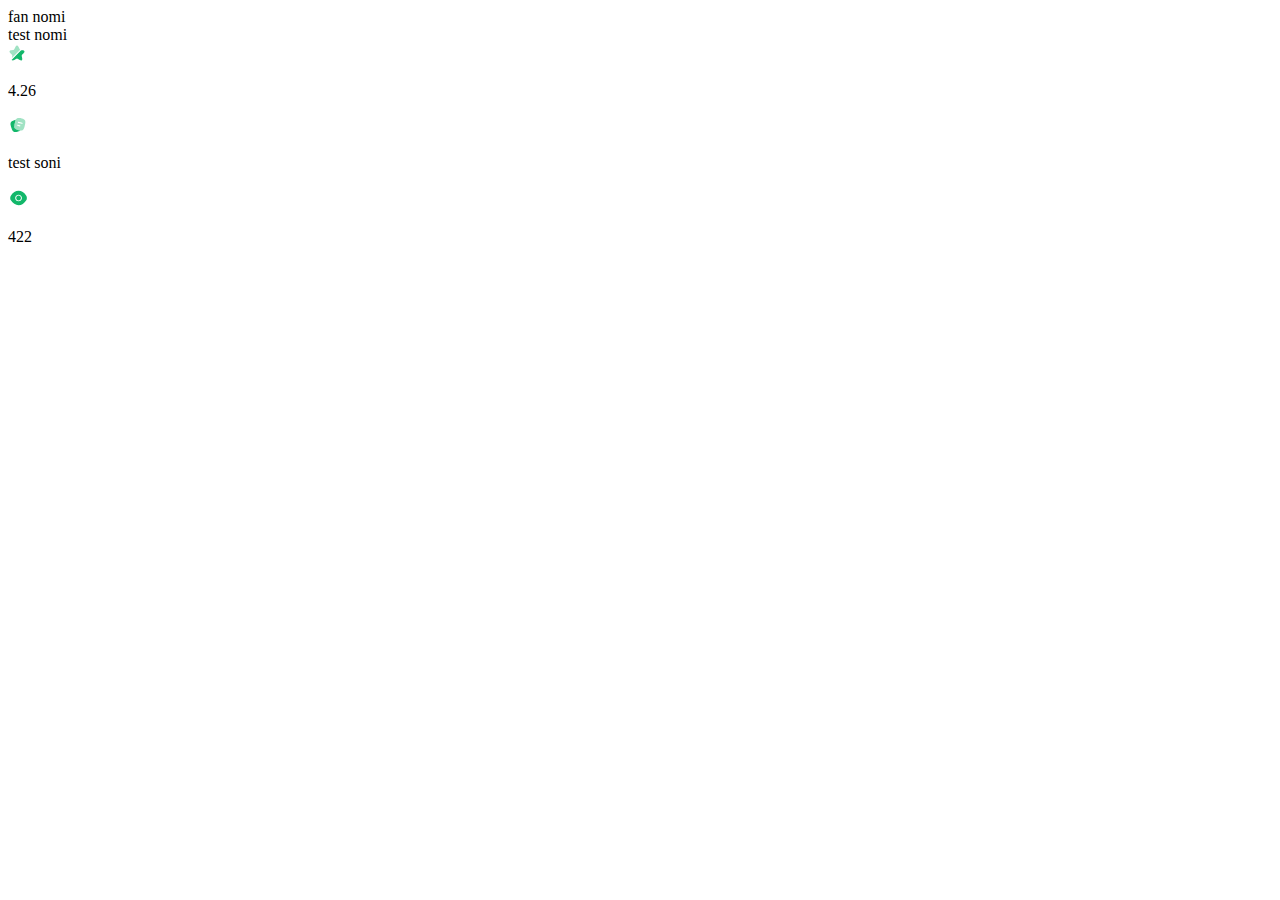
<file: experemental/footer.html>
<!DOCTYPE html>
<html lang="en">
<head>
  <meta charset="UTF-8">
  <meta name="viewport" content="width=device-width, initial-scale=1.0">
  <title>Document</title>
</head>
<body>
    <div class="quiz-layout">
      <div>
        <div class="quiz-info-card">
          <div class="quiz-subject">fan nomi</div>
          <div class="quiz-info-title">test nomi</div>
          <div class="quiz-info-footer">
            <div class="quiz-info-stat">
              <img
              class="quiz-info-icon"
              src="../images/icons/staricon.svg"
              alt="Reyting"
              />
              <p class="quiz-info-text test-reviews">4.26</p>
            </div>
            <div class="quiz-info-stat">
              <img
              class="quiz-info-icon"
              src="../images/icons/quantityicon.svg"
              alt="Test soni"
              />
              <p class="quiz-info-text test-amount">test soni</p>
            </div>
            <div class="quiz-info-stat">
              <img
              class="quiz-info-icon"
              src="../images/icons/viewsicon.svg"
              alt="Ko‘rilgan"
              />
              <p class="quiz-info-text test-views">422</p>
            </div>
          </div>
        </div>
</body>
</html>
</file>
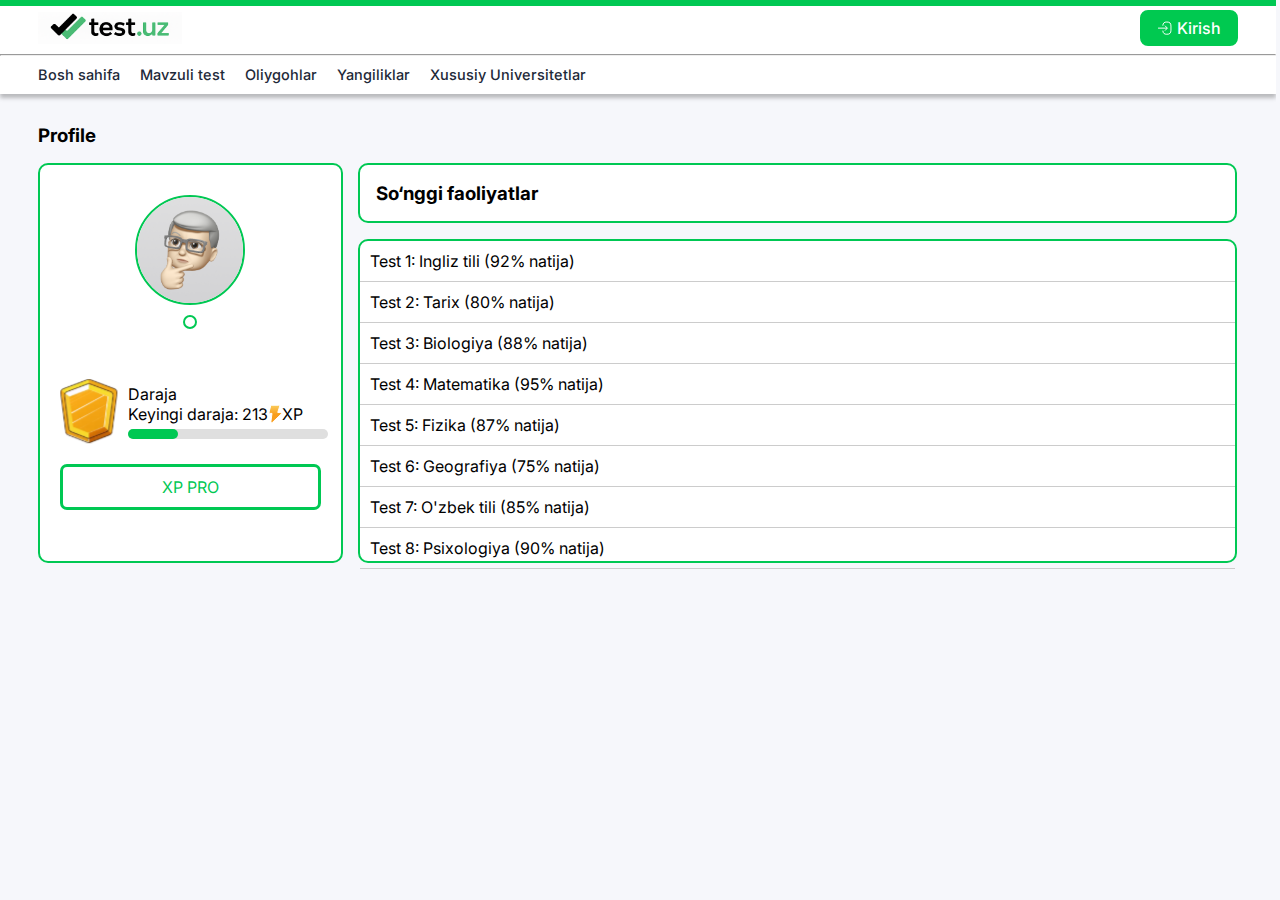
<file: html/profile.html>
<!DOCTYPE html>
<html lang="en">
<head>
    <meta charset="UTF-8" />
    <meta name="robots" content="index, follow" />
    <title>📚 test.uz – Profil</title>
    <link rel="site icon" type="png" href="../images/icons/logoiconsite.svg" />
    <link
    href="https://fonts.googleapis.com/css2?family=Inter:wght@100;200;400;500;600;800;900&display=swap"
    rel="stylesheet"
    />
    <link
    rel="stylesheet"
    href="https://cdn.jsdelivr.net/npm/bootstrap-icons@1.10.5/font/bootstrap-icons.css"
    />
    <link rel="stylesheet" href="../css/main.css" />
    <link rel="stylesheet" href="../css/profile.css" />
</head>
<body>
    <div id="progress-bg"></div>
    <div id="progress-bar"></div>
    <!-- LOADING BAR -->
    
    <header class="header">
        <div class="container-header">
            <div class="header-wrapper">
                <div class="header-top-wrap">
                    <a href="../index.html" class="logo-wrapper"
                    ><img class="logo" src="../images/image/logotestuz.png" alt=""
                    /></a>
                    <div class="login-wrap"></div>
                </div>
            </div>
        </div>
        <hr class="header-line-hr" />
        <div class="container-header">
            <div class="header-bottom-wrap">
                <ul class="nav-list">
                    <li class="nav-item">
                        <a href="../index.html" class="nav-link index-navlink">Bosh sahifa</a>
                    </li>
                    <li class="nav-item">
                        <a href="../html/themetest.html" class="nav-link theme-navlink">Mavzuli test</a>
                    </li>
                    <li class="nav-item">
                        <a href="./oligoh.html" class="nav-link">Oliygohlar</a>
                    </li>
                    <li class="nav-item">
                        <a href="./yangliklar.html" class="nav-link">Yangiliklar</a>
                    </li>
                    <li class="nav-item">
                        <a href="./hususi.html" class="nav-link">Xususiy Universitetlar</a>
                    </li>
                </ul>
            </div>
        </div>
    </header>
    
    
    <div class="container">
        <div class="bck-pointer">
            <h3 class="backto-mainpage">Profile</h3>
        </div>
        <div class="profile">
            <div class="profile-wrapper">
                <div class="profile-st-wrap">
                    <div class="wrap-profile-phuser">
                        <img class="profile-photo" src="../images/image/prifilephoto.png" alt="">
                        <div id="username" class="username-div"></div>
                    </div>
                    <div class="wrap-level">
                        <img src="../images/image/Levelbadge.svg" alt="">
                        <div class="wrapleveldaraja">
                            <p class="daraja-title">Daraja</p>
                            <div class="daraja-xp-wrap">
                                <p class="daraja-desc">Keyingi daraja: 213</p>
                                <img src="../images/icons/xpicon.svg" alt="">
                                <p class="XP-blue">XP</p>
                            </div>
                            <div class="level-div">
                                <div class="levelgreenshablon"></div>
                            </div>
                        </div>
                    </div>

                    <a href="./testpro.html" class="btn-pro">XP PRO</a>
                </div>
                <div class="profile-sc-wrap">
                    <div class="user-activity">
                        <div class="div-text"><h3 class="div-txt-text">So‘nggi faoliyatlar</h3></div>
                        <div class="user-activity-ul">
                            <ul id="activityList">
                                <!-- Faoliyatlar ro‘yxati -->
                            </ul>
                        </div>
                    </div>
                </div>
            </div>
        </div>
    </div>
    
    
    <script>
        document.addEventListener("DOMContentLoaded", () => {
            const activityList = document.getElementById("activityList");
            const activities = [
            "Test 1: Ingliz tili (92% natija)",
            "Test 2: Tarix (80% natija)",
            "Test 3: Biologiya (88% natija)",
            "Test 4: Matematika (95% natija)",
            "Test 5: Fizika (87% natija)",
            "Test 6: Geografiya (75% natija)",
            "Test 7: O'zbek tili (85% natija)",
            "Test 8: Psixologiya (90% natija)"
            ];
            
            activities.forEach(activity => {
                const li = document.createElement("li");
                li.textContent = activity;
                activityList.appendChild(li);
            });
        });
        
    </script>
    
    <script src="https://cdn.jsdelivr.net/npm/bootstrap@5.3.0/dist/js/bootstrap.bundle.min.js"></script>
    <script src="../js/main.js"></script>
</body>
</html>
</file>
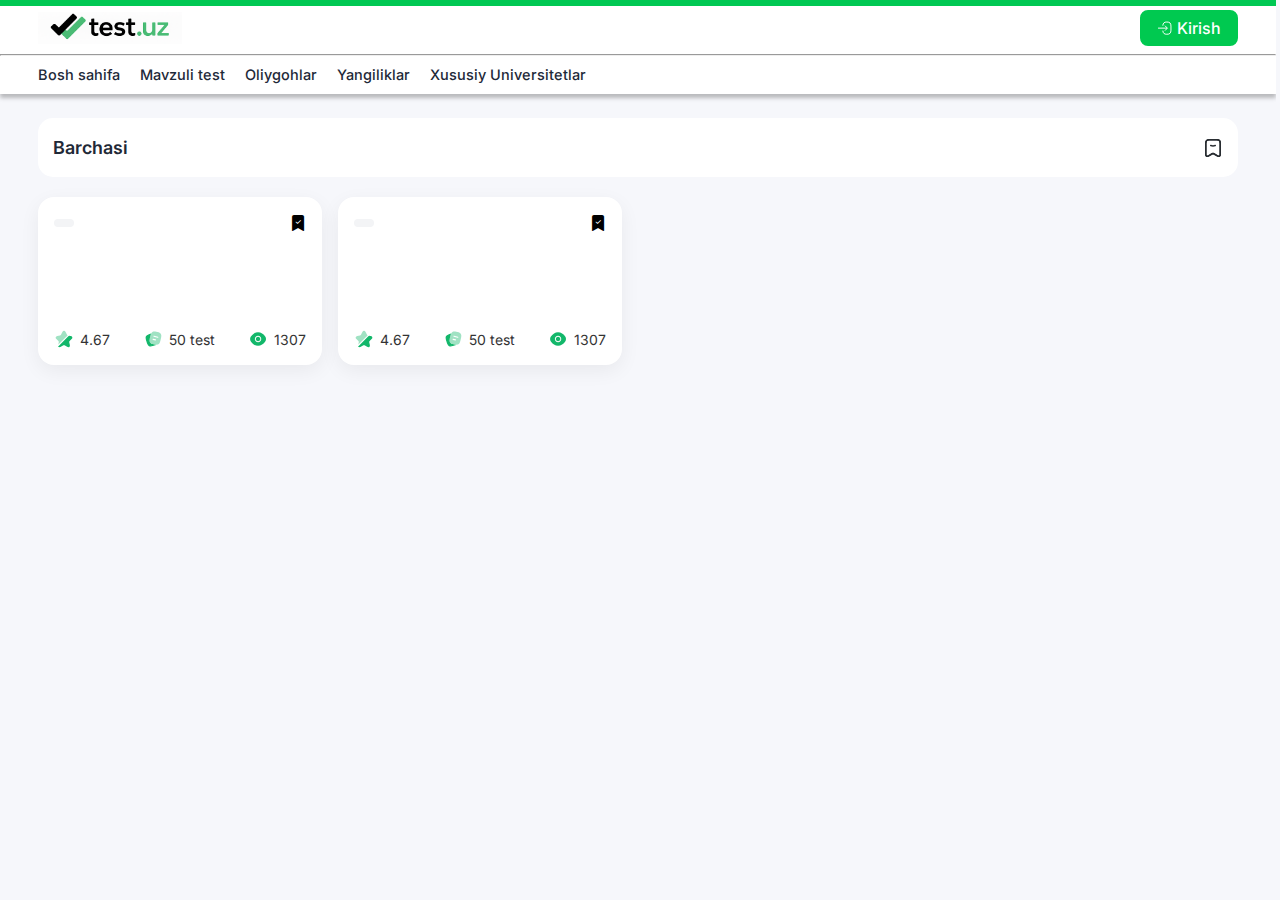
<file: html/saqlanganlar.html>
<!DOCTYPE html>
<html lang="en">
<head>
    <meta charset="UTF-8" />
    <meta name="robots" content="index, follow" />
    <title>📚 test.uz – Saqlanganlar</title>
    <link rel="site icon" type="png" href="../images/icons/logoiconsite.svg" />
    <link
    href="https://fonts.googleapis.com/css2?family=Inter:wght@100;200;400;500;600;800;900&display=swap"
    rel="stylesheet"
    />
    <link
    rel="stylesheet"
    href="https://cdn.jsdelivr.net/npm/bootstrap-icons@1.10.5/font/bootstrap-icons.css"
    />
    <link rel="stylesheet" href="../css/main.css" />
    <link rel="stylesheet" href="../css/saved.css" />
</head>
<body>
    <div id="progress-bg"></div>
    <div id="progress-bar"></div>
    <!-- LOADING BAR -->
    
    <header class="header">
        <div class="container-header">
            <div class="header-wrapper">
                <div class="header-top-wrap">
                    <a href="../index.html" class="logo-wrapper"
                    ><img class="logo" src="../images/image/logotestuz.png" alt=""
                    /></a>
                    <div class="login-wrap"></div>
                </div>
            </div>
        </div>
        <hr class="header-line-hr" />
        <div class="container-header">
            <div class="header-bottom-wrap">
                <ul class="nav-list">
                    <li class="nav-item">
                        <a href="../index.html" class="nav-link index-navlink">Bosh sahifa</a>
                    </li>
                    <li class="nav-item">
                        <a href="../html/themetest.html" class="nav-link theme-navlink">Mavzuli test</a>
                    </li>
                    <li class="nav-item">
                        <a href="./" class="nav-link">Oliygohlar</a>
                    </li>
                    <li class="nav-item">
                        <a href="./" class="nav-link">Yangiliklar</a>
                    </li>
                    <li class="nav-item">
                        <a href="./" class="nav-link">Xususiy Universitetlar</a>
                    </li>
                </ul>
            </div>
        </div>
    </header>
    
    
    <div class="container">
        <div class="content-header-ss">
            <h1 class="content-title-ss">Barchasi</h1>
            <img src="../images/icons/bookmark.svg"/>
        </div>
    </div>
    
    <div class="container">
        <div class="wrappercards">
            <!-- test cards -->
            <div class="test-card-wrapper">
                <!-- cards s -->
                <div class="test-card">
                    <div class="test-card-top-wrapper">
                        <div class="test-card-top">
                            <div class="test-card-subject"></div>
                           <i class="bi bi-bookmark-check-fill"></i>
                        </div>
                        <div class="test-card-title"></div>
                    </div>
                    
                    <div class="test-card-footer">
                        <div class="test-card-stat">
                            <img src="../images/icons/staricon.svg" alt="Reyting" class="test-icon">
                            <span>4.67</span>
                        </div>
                        <div class="test-card-stat">
                            <img src="../images/icons/quantityicon.svg" alt="Test soni" class="test-icon">
                            <span>50 test</span>
                        </div>
                        <div class="test-card-stat">
                            <img src="../images/icons/viewsicon.svg" alt="Ko‘rilgan" class="test-icon">
                            <span>1307</span>
                        </div>
                    </div>
                </div>
                <div class="test-card">
                    <div class="test-card-top-wrapper">
                        <div class="test-card-top">
                            <div class="test-card-subject"></div>
                            <i class="bi bi-bookmark-check-fill"></i>
                        </div>
                        <div class="test-card-title"></div>
                    </div>
                    
                    <div class="test-card-footer">
                        <div class="test-card-stat">
                            <img src="../images/icons/staricon.svg" alt="Reyting" class="test-icon">
                            <span>4.67</span>
                        </div>
                        <div class="test-card-stat">
                            <img src="../images/icons/quantityicon.svg" alt="Test soni" class="test-icon">
                            <span>50 test</span>
                        </div>
                        <div class="test-card-stat">
                            <img src="../images/icons/viewsicon.svg" alt="Ko‘rilgan" class="test-icon">
                            <span>1307</span>
                        </div>
                    </div>
                </div>
                <!-- cards f -->
            </div>
            
        </div>
    </div>
    
    
    <script src="https://cdn.jsdelivr.net/npm/bootstrap@5.3.0/dist/js/bootstrap.bundle.min.js"></script>
    <script src="../js/main.js"></script>
</body>
</html>
</file>
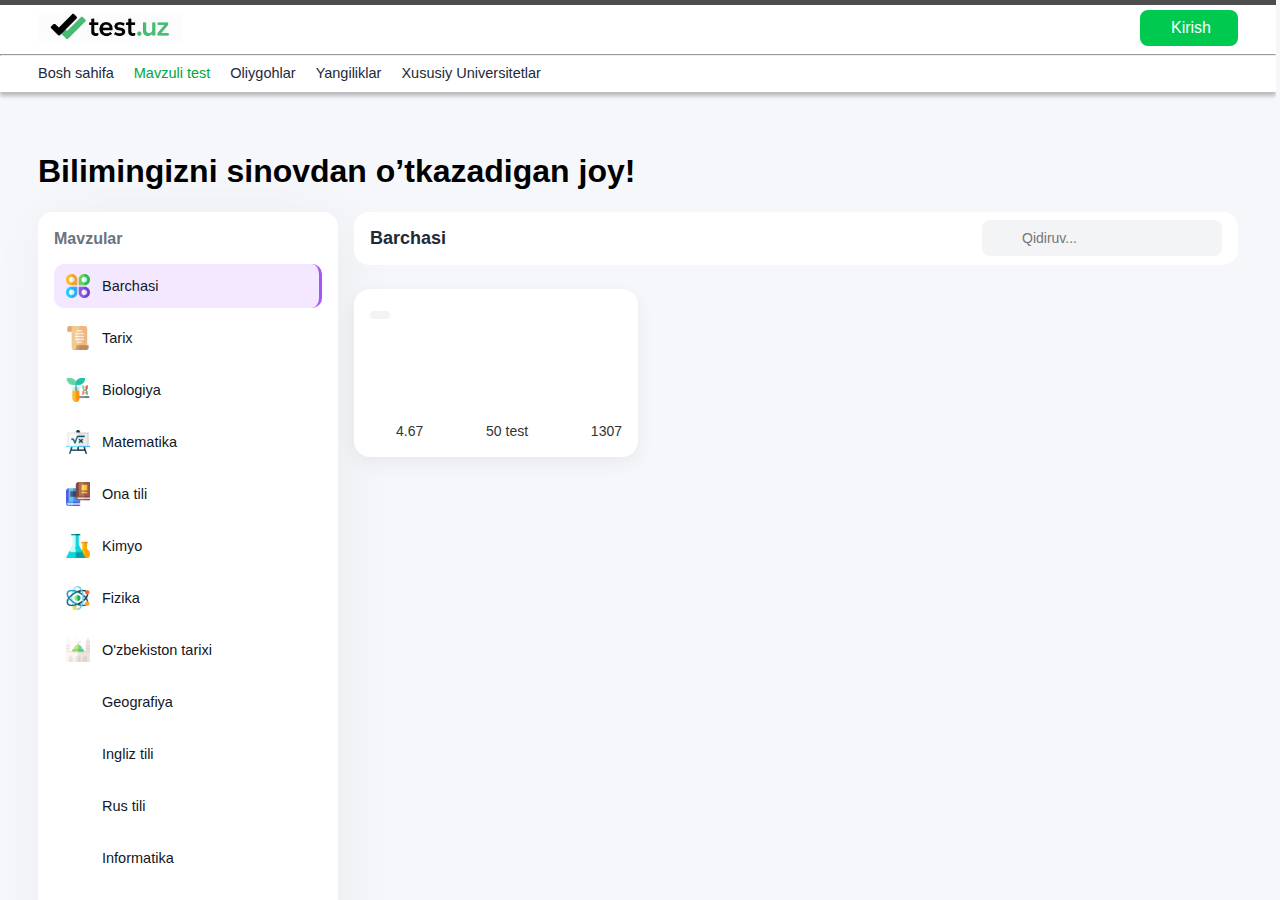
<file: html/test.html>
<!DOCTYPE html>
<html lang="en">
<head>
  <meta charset="UTF-8" />
  <meta name="viewport" content="width=device-width, initial-scale=1.0" />
  <title>📚 Mavzuli testlar</title>
  <link rel="site icon" type="png" href="../images/icons/logoiconsite.svg" />
  <link
  href="https://fonts.googleapis.com/css2?family=Inter:wght@100;200;400;500;600;800;900&display=swap"
  rel="stylesheet"
  />
  <link
  rel="stylesheet"
  href="https://cdn.jsdelivr.net/npm/bootstrap-icons@1.10.5/font/bootstrap-icons.css"
  />
  <link rel="stylesheet" href="../css/main.css" />
  <link rel="stylesheet" href="../css/test.css" />
</head>
<body>
  <div id="progress-bg"></div>
  <div id="progress-bar"></div>
  <!-- LOADING BAR -->
  
  <header class="header">
    <div class="container-header">
      <div class="header-wrapper">  
        <div class="header-top-wrap">
          <a href="../index.html" class="logo-wrapper"
          ><img class="logo" src="../images/image/logotestuz.png" alt=""
          /></a>
          <div class="login-wrap"></div>
        </div>
      </div>
    </div>
    <hr class="header-line-hr" />
    <div class="container-header">
      <div class="header-bottom-wrap">
        <ul class="nav-list">
          <li class="nav-item">
            <a href="../index.html" class="nav-link index-navlink">Bosh sahifa</a>
          </li>
          <li class="nav-item">
            <a href="../html/themetest.html" class="nav-link theme-navlink">Mavzuli test</a>
          </li>
          <li class="nav-item">
            <a href="./" class="nav-link">Oliygohlar</a>
          </li>
          <li class="nav-item">
            <a href="./" class="nav-link">Yangiliklar</a>
          </li>
          <li class="nav-item">
            <a href="./" class="nav-link">Xususiy Universitetlar</a>
          </li>
        </ul>
      </div>
    </div>
  </header>
  
  <div class="container">
    <div class="backto-mainpage-wrapper">
      <div class="bck-pointer">
        <img
        class="backto-mainpage-icon"
        src="../images/icons/backicon.svg"
        alt=""
        />
        <h3 class="backto-mainpage-p">Orqaga qaytish</h3>
      </div>
    </div>
    
    <div class="quiz-layout">
      <div>
        <div class="quiz-info-card">
          <div class="quiz-subject"></div>
          <div class="quiz-info-title"></div>
          <div class="quiz-info-footer">
            <div class="quiz-info-stat">
              <img
              class="quiz-info-icon"
              src="../images/icons/staricon.svg"
              alt="Reyting"
              />
              <p class="quiz-info-text test-reviews">4.26</p>
            </div>
            <div class="quiz-info-stat">
              <img
              class="quiz-info-icon"
              src="../images/icons/quantityicon.svg"
              alt="Test soni"
              />
              <p class="quiz-info-text test-amount"></p>
            </div>
            <div class="quiz-info-stat">
              <img
              class="quiz-info-icon"
              src="../images/icons/viewsicon.svg"
              alt="Ko‘rilgan"
              />
              <p class="quiz-info-text test-views">422</p>
            </div>
          </div>
        </div>
        
        <div class="progress-card">
          <h3 class="progress-title">Savollar</h3>
          <div class="progress-bar-track">
            <div class="progress-bar-fill" id="progress-fill"></div>
          </div>
          <div class="progress-bar-text" id="progress-text"></div>
        </div>
      </div>
      
      <!-- QUIZ SECTION -->
      <div class="quiz-container">
        <div class="quiz-question-box">
          <div class="quiz-question-header">
            <span class="quiz-question-progress"></span>
            <div class="quiz-tmsb-wrap">
              <div class="quiz-time" id="quizTime">00:00</div>
              <div class="quiz-subject"></div>
            </div>
          </div>
          <div class="quiz-question-text"></div>
        </div>
        
        <div class="quiz-options-box">
          <img class="quiz-options-pic" src="" alt="" />
          
          <button class="quiz-option">
            <span class="quiz-label">a)</span>
            <span class="quiz-variant"></span>
          </button>
          <button class="quiz-option">
            <span class="quiz-label">b)</span>
            <span class="quiz-variant"></span>
          </button>
          <button class="quiz-option">
            <span class="quiz-label">c)</span>
            <span class="quiz-variant"></span>
          </button>
          <button class="quiz-option">
            <span class="quiz-label">d)</span>
            <span class="quiz-variant"></span>
          </button>
          
          <div class="quiz-controls">
            <button class="btn-complete">Yakunlash</button>
            <div class="answerstatus-check-wrapper">
              <div class="answer-status"></div>
              <button class="btn-check">Tekshirish</button>
            </div>
          </div>
        </div>
      </div>
    </div>
  </div>
  
  <!-- MODAL: YAKUNLASHNI TASDIQLASH -->
  <div class="modal-overlay" id="endModal">
    <div class="modal-box">
      <img
      class="yakunlash-image"
      src="../images/icons/complateredicon.png"
      alt="Warning icon"
      />
      <h4 class="modal-title">Testni yakunlashni xohlaysizmi?</h4>
      <p class="modal-desc">
        Yakunlaganingizdan so‘ng javoblaringizni o‘zgartira olmaysiz. Davom
        etishni istaysizmi?
      </p>
      <div class="modal-actions">
        <button id="cancelEnd" class="btn-cancel">Bekor qilish</button>
        <button id="confirmEnd" class="btn-ok">Yakunlash</button>
      </div>
    </div>
  </div>
  
  <div class="modal-overlay" id="resultModal">
    <div class="modal-box result-modal-box">
      <h4 class="result-title-h">Yakuniy natijalar</h4>
      <img
      class="result-icon-main"
      src="../images/icons/happy-result.webp"
      alt="natija"
      />
      <h2 class="result-user" id="username">O'quvchi_8848756415</h2>
      <div class="result-summary">
        <div class="result-stat">
          <div class="result-icon-text">
            <img
            src="../images/icons/alltests.png"
            alt=""
            class="result-icon-small"
            />
            <b id="totalCount">15</b>
          </div>
          <span>Jami test</span>
        </div>
        <div class="result-stat">
          <div class="result-icon-text">
            <img
            src="../images/icons/trueicon.webp"
            alt=""
            class="result-icon-small"
            />
            <b class="correct-text" id="correctCount">0</b>
          </div>
          <span>To‘g‘rilar</span>
        </div>
        <div class="result-stat">
          <div class="result-icon-text">
            <img
            src="../images/icons/falseicon.png"
            alt=""
            class="result-icon-small"
            />
            <b class="wrong-text" id="wrongCount">0</b>
          </div>
          <span>Xatolar</span>
        </div>
      </div>
      <div class="result-topic" id="resultTopic">Fan nomi va mavzusi</div>
      <div class="result-time" id="resultTime">qancha vaqit ketgani</div>
      <div class="result-actions">
        <button class="back-tomain-page">Asosiy sahifaga</button>
        <button id="restartBtn" class="btn-confirm">Qayta ishlash</button>
      </div>
    </div>
  </div>
  
  <audio id="correctSound" src="../sounds/correct-answer.mp3"></audio>
  <audio id="wrongSound" src="../sounds/wrong-answer.mp3"></audio>
  
  <!-- js -->
  <script src="https://cdn.jsdelivr.net/npm/bootstrap@5.3.0/dist/js/bootstrap.bundle.min.js"></script>    
  <script src="../js/quiz.js"></script>
  <script src="../js/main.js"></script>
</body>
</html>
</file>
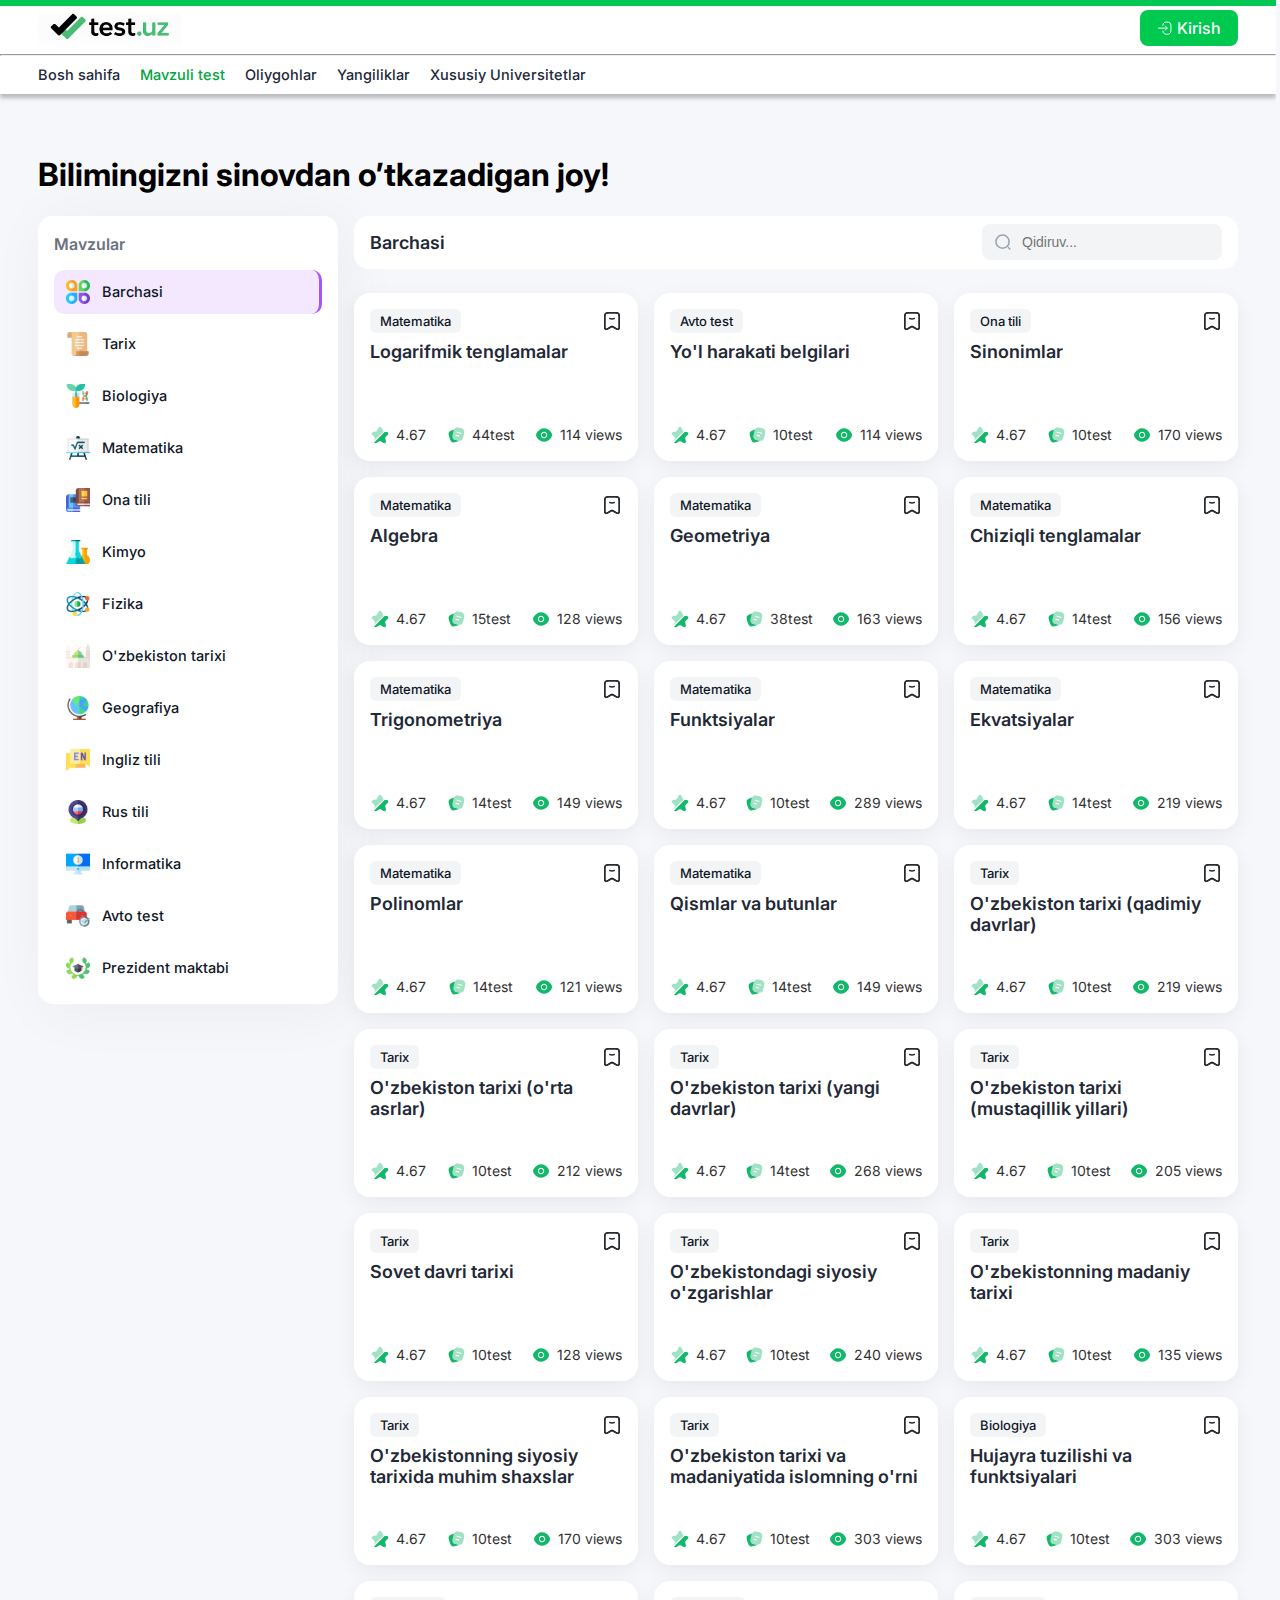
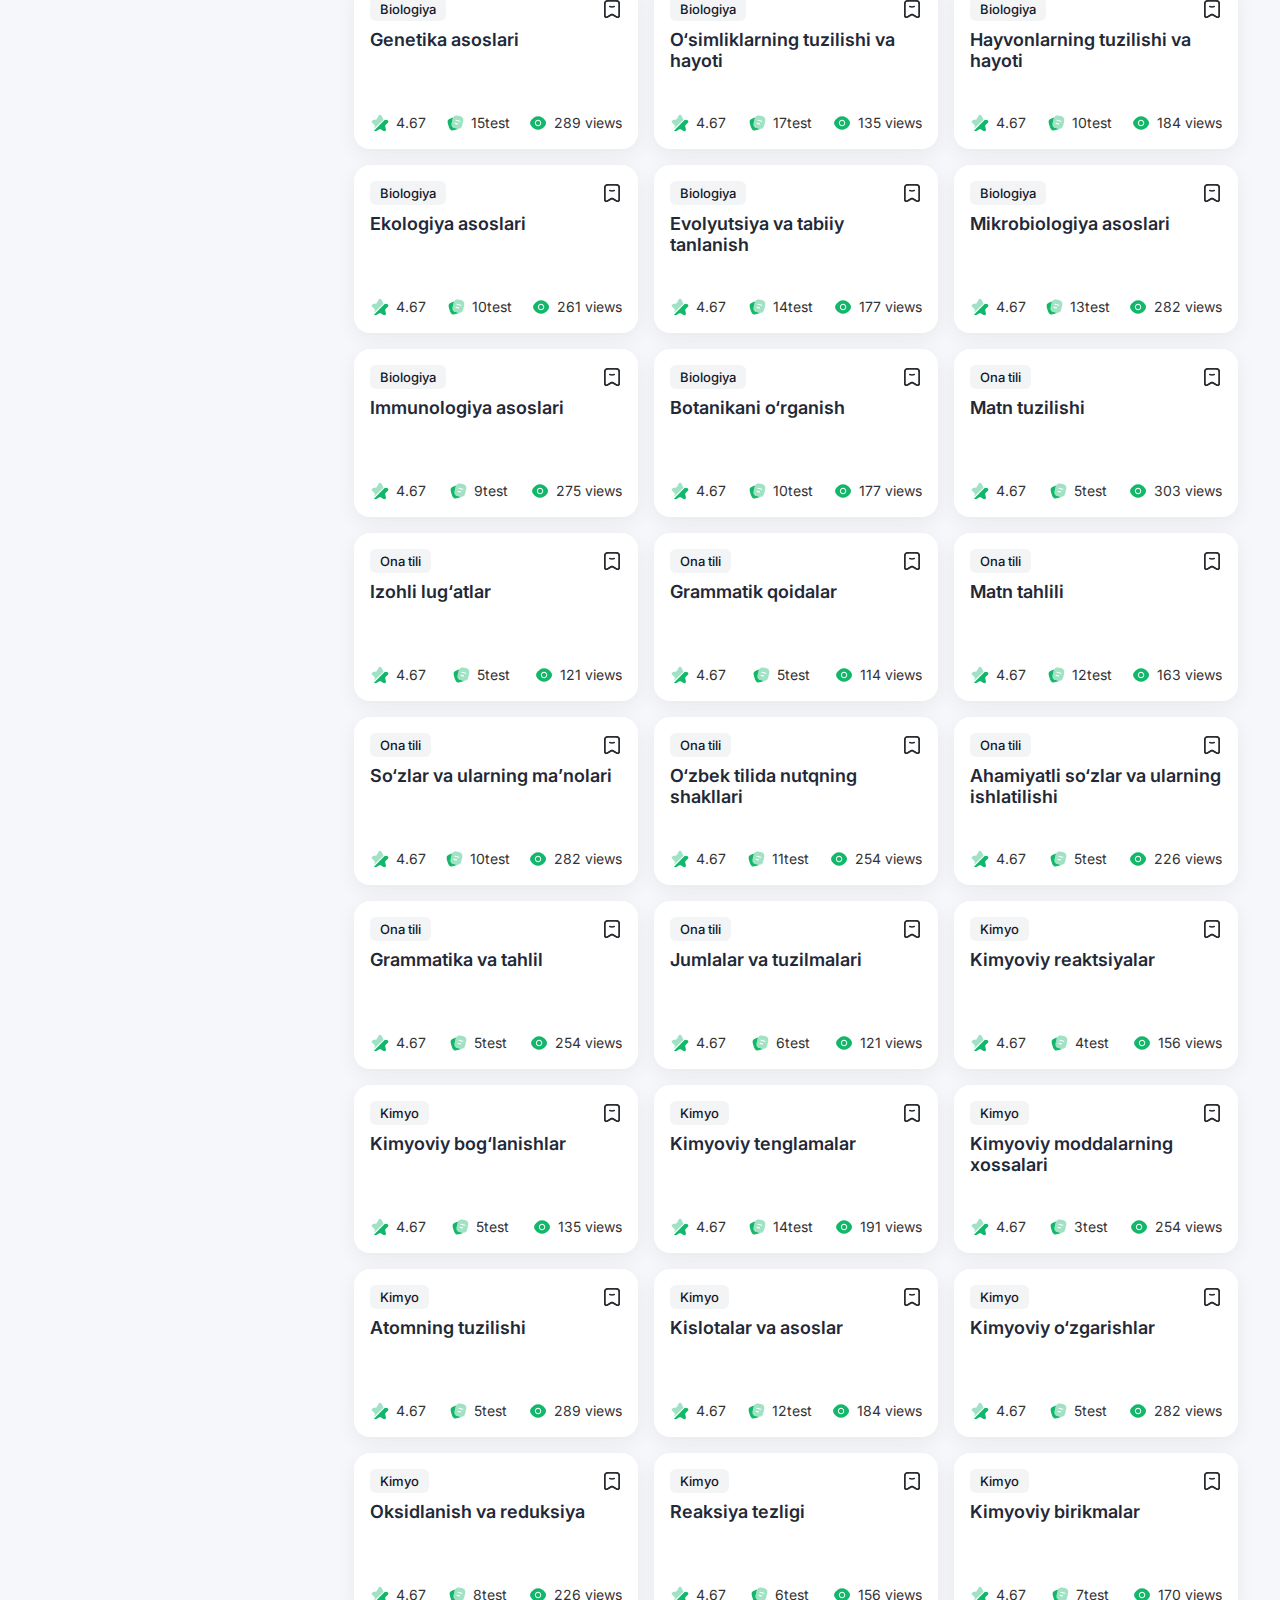
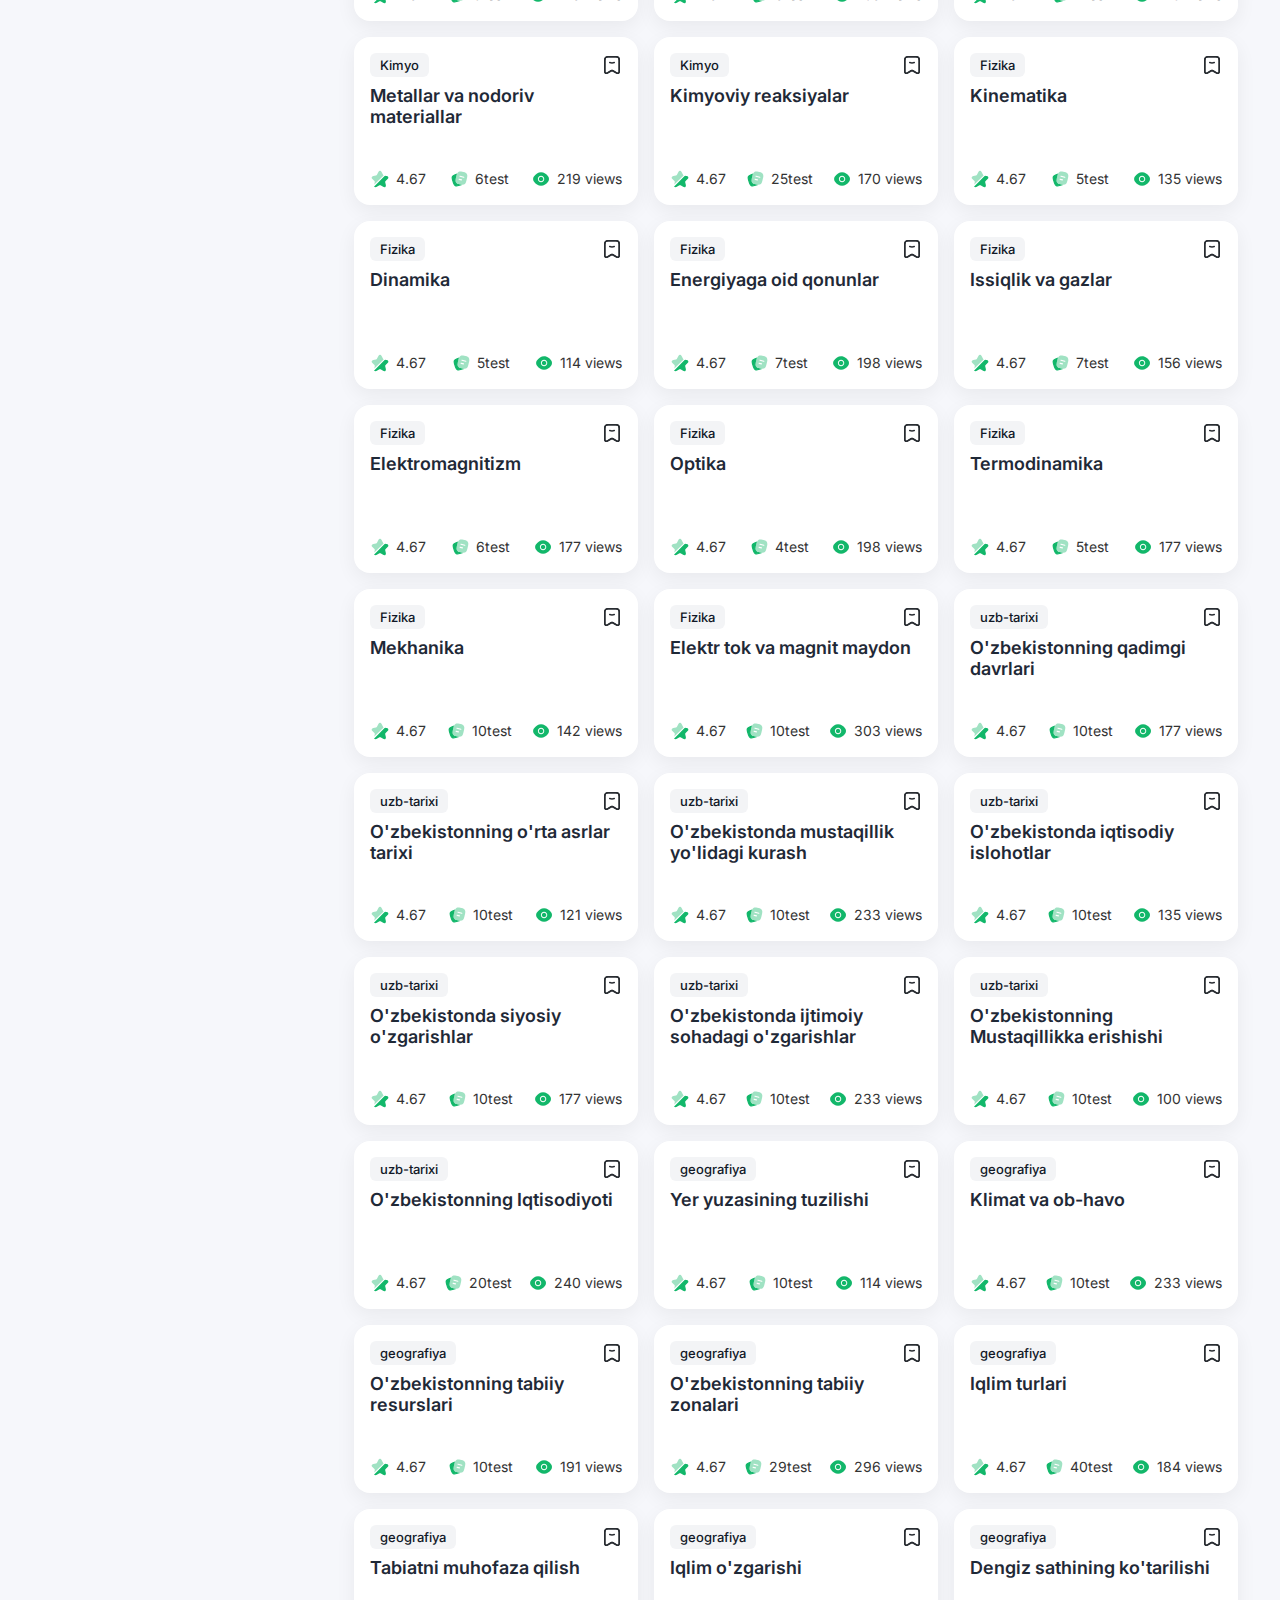
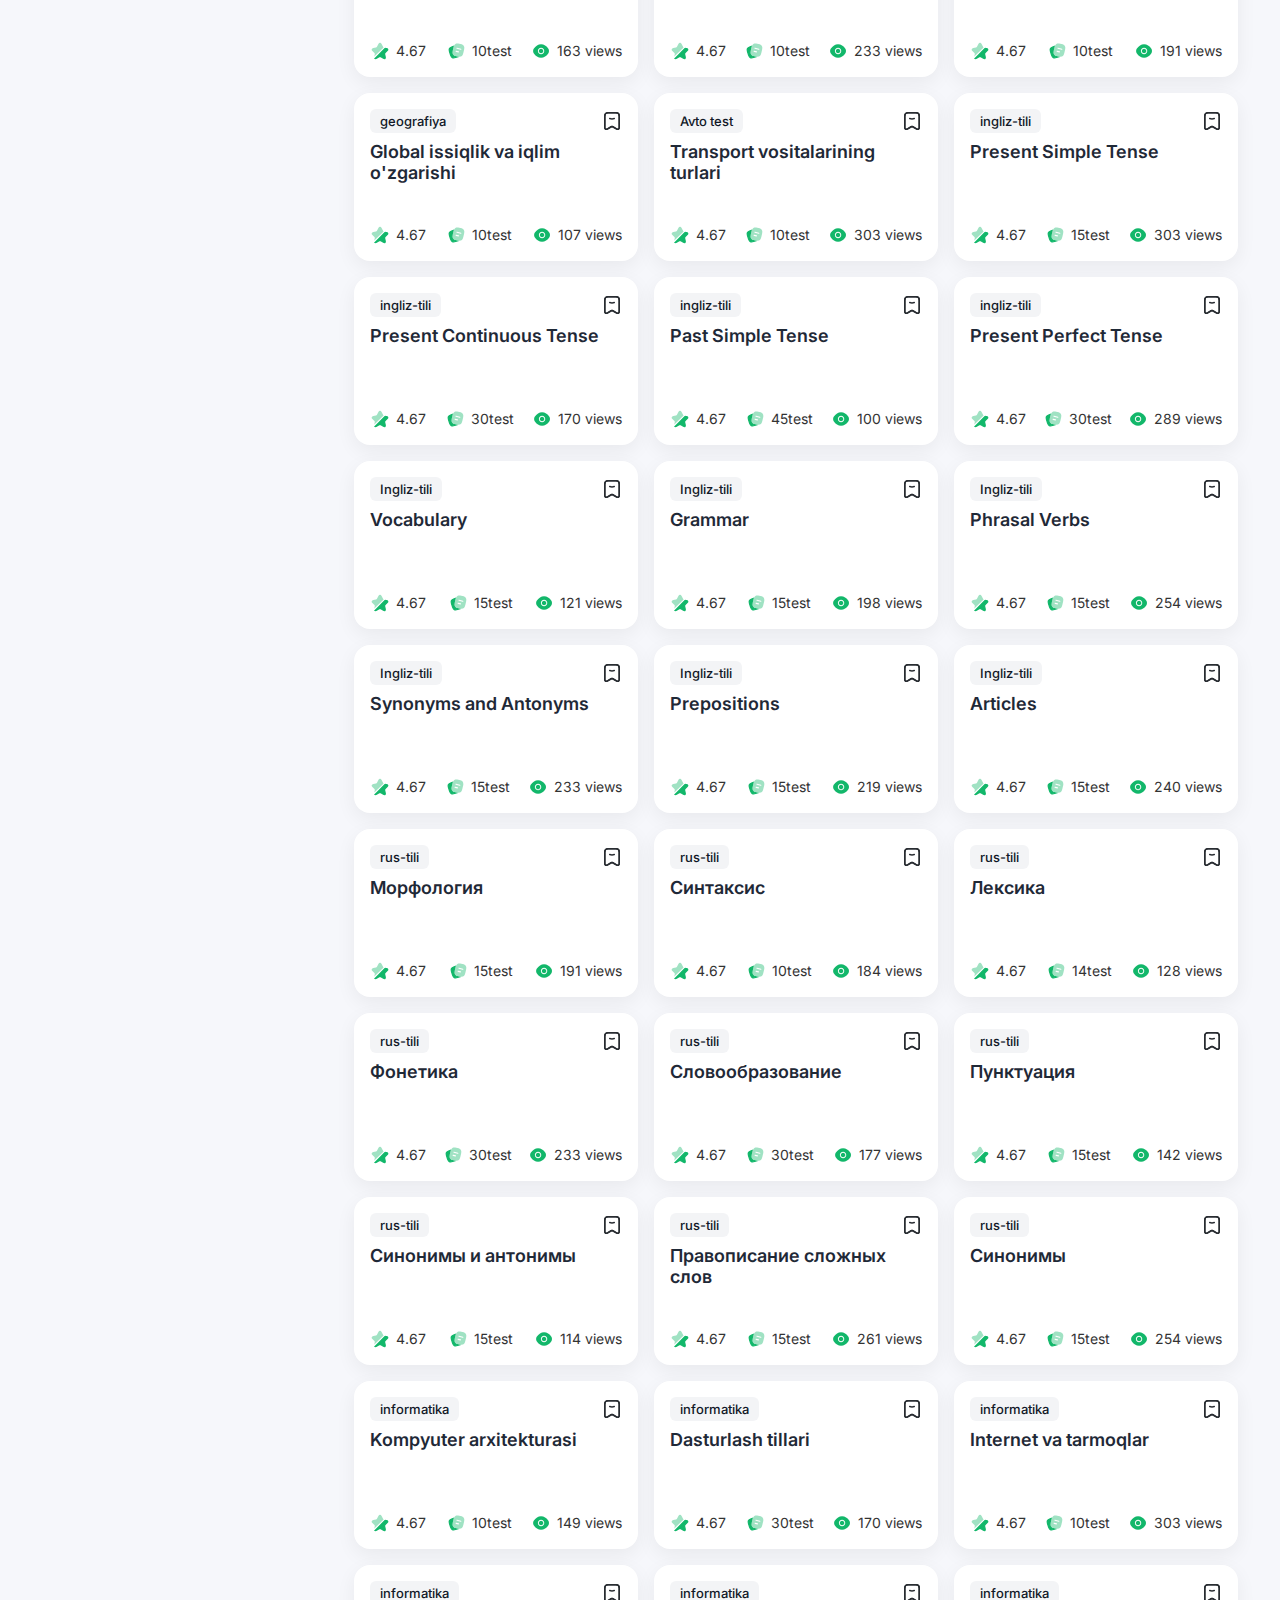
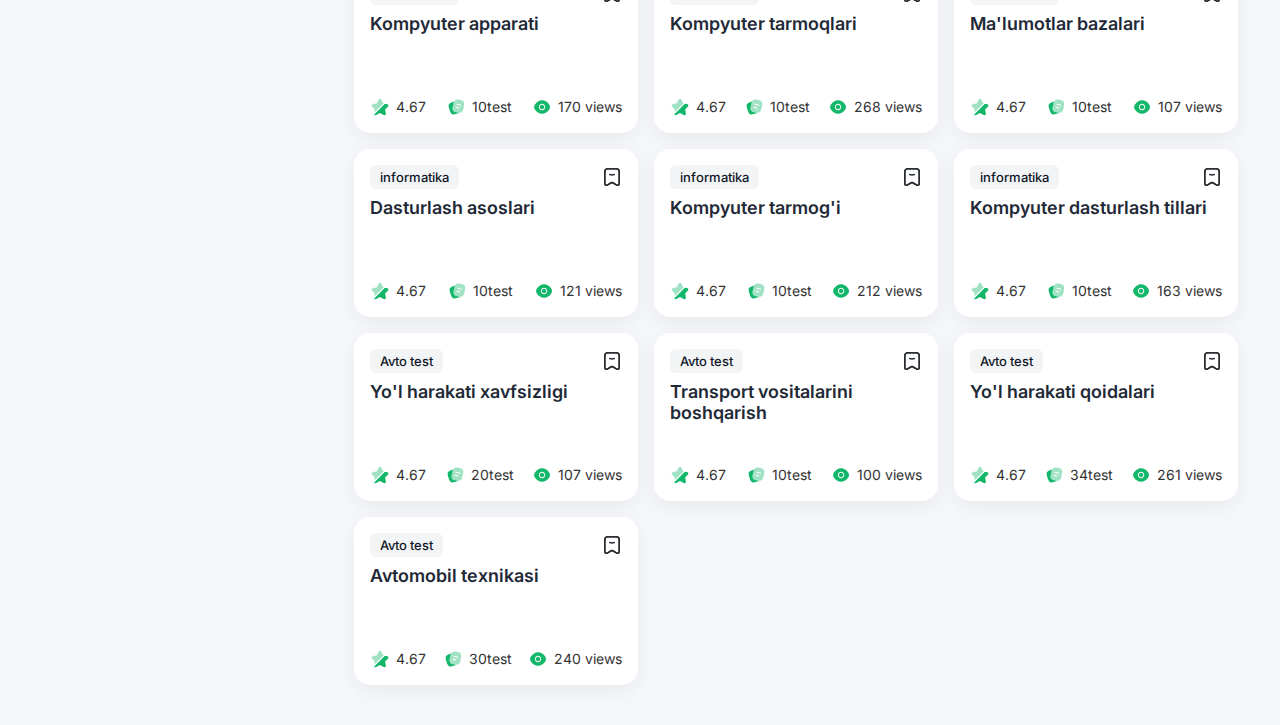
<file: html/themetest.html>
<!DOCTYPE html>
<html lang="en">
<head>
    <meta charset="UTF-8" />
    <meta name="robots" content="index, follow" />
    <title>📚 test.uz – Online Testlar va DTM Tayyorlov! 🚀</title>
    <link rel="site icon" type="png" href="../images/icons/logoiconsite.svg" />
    <link
    href="https://fonts.googleapis.com/css2?family=Inter:wght@100;200;400;500;600;800;900&display=swap"
    rel="stylesheet"
    />
    <link
    rel="stylesheet"
    href="https://cdn.jsdelivr.net/npm/bootstrap-icons@1.10.5/font/bootstrap-icons.css"
    />
    <link rel="stylesheet" href="../css/main.css" />
    <link rel="stylesheet" href="../css/themetest.css" />
</head>
<body>
    <div id="progress-bg"></div>
    <div id="progress-bar"></div>
    <!-- LOADING BAR -->
    
    <header class="header">
        <div class="container-header">
            <div class="header-wrapper">
                <div class="header-top-wrap">
                    <a href="../index.html" class="logo-wrapper"
                    ><img class="logo" src="../images/image/logotestuz.png" alt=""
                    /></a>
                    <div class="login-wrap"></div>
                </div>
            </div>
        </div>
        <hr class="header-line-hr" />
        <div class="container-header">
            <div class="header-bottom-wrap">
                <ul class="nav-list">
                    <li class="nav-item">
                        <a href="../index.html" class="nav-link index-navlink">Bosh sahifa</a>
                    </li>
                    <li class="nav-item">
                        <a href="../html/themetest.html" class="nav-link theme-navlink">Mavzuli test</a>
                    </li>
                    <li class="nav-item">
                        <a href="./oligoh.html" class="nav-link">Oliygohlar</a>
                    </li>
                    <li class="nav-item">
                        <a href="./yangliklar.html" class="nav-link">Yangiliklar</a>
                    </li>
                    <li class="nav-item">
                        <a href="./hususi.html" class="nav-link">Xususiy Universitetlar</a>
                    </li>
                </ul>
            </div>
        </div>
    </header>
    
    <section class="topics-section">
        <div class="container">
            <h1 class="topics-h1">Bilimingizni sinovdan o’tkazadigan joy!</h1>
            <div class="cards-maindf-wrapper">
                <div class="topics-card">
                    <h2 class="topics-title">Mavzular</h2>
                    <div class="topics-list">
                        <div class="topic-item active" data-topic="barchasi">
                            <img src="../images/themetest/Barchasi.svg" alt="Barchasi" />
                            <span>Barchasi</span>
                        </div>
                        <div class="topic-item" data-topic="tarix">
                            <img src="../images/themetest/Tarix.svg" alt="Tarix" />
                            <span>Tarix</span>
                        </div>
                        <div class="topic-item" data-topic="biologiya">
                            <img src="../images/themetest/Biologiya.svg" alt="Biologiya" />
                            <span>Biologiya</span>
                        </div>
                        <div class="topic-item" data-topic="matematika">
                            <img
                            src="../images/themetest/Matematika.svg"
                            alt="Matematika"
                            />
                            <span>Matematika</span>
                        </div>
                        <div class="topic-item" data-topic="ona-tili">
                            <img src="../images/themetest/Ona%20tili.svg" alt="Ona tili" />
                            <span>Ona tili</span>
                        </div>
                        <div class="topic-item" data-topic="kimyo">
                            <img src="../images/themetest/Kimyo.svg" alt="Kimyo" />
                            <span>Kimyo</span>
                        </div>
                        <div class="topic-item" data-topic="fizika">
                            <img src="../images/themetest/Fizika.svg" alt="Fizika" />
                            <span>Fizika</span>
                        </div>
                        <div class="topic-item" data-topic="uzb-tarixi">
                            <img
                            src="../images/themetest/O'zbekisto....svg"
                            alt="O'zbekiston tarixi"
                            />
                            <span>O'zbekiston tarixi</span>
                        </div>
                        <div class="topic-item" data-topic="geografiya">
                            <img
                            src="../images/themetest/Geografiya.svg"
                            alt="Geografiya"
                            />
                            <span>Geografiya</span>
                        </div>
                        <div class="topic-item" data-topic="ingliz-tili">
                            <img
                            src="../images/themetest/Ingliz%20til....svg"
                            alt="Ingliz tili"
                            />
                            <span>Ingliz tili</span>
                        </div>
                        <div class="topic-item" data-topic="rus-tili">
                            <img src="../images/themetest/Rus%20tili.svg" alt="Rus tili" />
                            <span>Rus tili</span>
                        </div>
                        <div class="topic-item" data-topic="informatika">
                            <img
                            src="../images/themetest/Informatik....svg"
                            alt="Informatika"
                            />
                            <span>Informatika</span>
                        </div>
                        <div class="topic-item" data-topic="avto-test">
                            <img
                            src="../images/themetest/Avto%20test.svg"
                            alt="Avto test"
                            />
                            <span>Avto test</span>
                        </div>
                        <div class="topic-item" data-topic="Prezident Maktabi">
                            <img
                            src="../images/themetest/Prezident%20....svg"
                            alt="Prezident maktabi"
                            />
                            <span>Prezident maktabi</span>
                        </div>
                    </div>
                </div>
                
                <div class="content-wrapper">
                    <div class="content-header">
                        <h1 class="content-title">Barchasi</h1>
                        <div class="search-container">
                            <img
                            src="../images/icons/searchicon.svg"
                            alt="Qidiruv"
                            class="search-icon"
                            />
                            <input
                            type="text"
                            placeholder="Qidiruv..."
                            class="search-input"
                            />
                        </div>
                    </div>
                    
                    <!-- test cards -->
                    <div class="test-card-wrapper">
                        <!-- cards s -->
                        <div class="test-card">
                            <div class="test-card-top-wrapper">
                                <div class="test-card-top">
                                    <div class="test-card-subject"></div>
                                    <img src="../images/icons/bookmark.svg" alt="Bookmark" class="test-bookmark-icon">
                                </div>
                                <div class="test-card-title"></div>
                            </div>
                            
                            <div class="test-card-footer">
                                <div class="test-card-stat">
                                    <img src="../images/icons/staricon.svg" alt="Reyting" class="test-icon">
                                    <span>4.67</span>
                                </div>
                                <div class="test-card-stat">
                                    <img src="../images/icons/quantityicon.svg" alt="Test soni" class="test-icon">
                                    <span>50 test</span>
                                </div>
                                <div class="test-card-stat">
                                    <img src="../images/icons/viewsicon.svg" alt="Ko‘rilgan" class="test-icon">
                                    <span>1307</span>
                                </div>
                            </div>
                        </div>
                        <!-- cards f -->
                    </div>
                    <!-- test cards -->
                </div>
            </div>
        </div>
    </section>
    
    <!-- js -->
    <script src="https://cdn.jsdelivr.net/npm/bootstrap@5.3.0/dist/js/bootstrap.bundle.min.js"></script>
    <script src="../js/theme.js"></script>
    <script src="../js/main.js"></script>
</body>
</html>
</file>
<file: css/main.css>
/* Har doim scroll bar joyi saqlansin */
html {
  scrollbar-gutter: stable;
}

/* Scroll bar: vertikal va gorizontal */
::-webkit-scrollbar {
  width: 4px; /* vertikal */
  height: 15px; /* gorizontal */
}

/* Scrollbar orqa fon (kanal) */
::-webkit-scrollbar-track {
  background: transparent;
}

/* Scrollbar “thumb” – harakatlanadigan qismini bezatish */
::-webkit-scrollbar-thumb {
  background-color: #00c853;
  border-radius: 10px;
}

/* === Umumiy sozlamalar === */
* {
  box-sizing: border-box;
}

body {
  margin: 0;
  font-family: "Inter", sans-serif;
  background-color: #f6f7fb;
  overflow-y: scroll;
}

.container {
  width: 1240px;
  margin-inline: auto;
  padding-inline: 20px;
}

img {
  user-select: none;
  pointer-events: none;
}

/* test */
/* fan nomi */
.quiz-subject {
  display: inline-block;
  background-color: #f1f1f1;
  padding: 4px 10px;
  border-radius: 6px;
  font-size: 13px;
  color: #333;
  margin-bottom: 7px;
}
/* test nima xaqidaligi */
.quiz-info-title {
  font-size: 18px;
  font-weight: 600;
  margin-bottom: 14px;
  color: #000;
}
/* test */

/* loading bar */
#progress-bar {
  position: fixed;
  top: 0;
  left: 0;
  height: 6px;
  background-color: #00c853;
  width: 0%;
  z-index: 9999;
  transform-origin: left;
}

#progress-bg {
  position: fixed;
  top: 0;
  left: 0;
  height: 5px;
  width: 100%;
  background-color: rgb(77, 77, 77);
  z-index: 9998;
}
/* loading bar */

.logo-wrapper {
  width: 144px;
  height: 32px;
  display: flex;
  align-items: center;
  justify-content: center;
  overflow: hidden;
  position: relative;
}

.logo-wrapper img {
  transform: scale(0.15);
  transform-origin: center;
}

.login-wrap {
  display: flex;
  align-items: center;
  gap: 10px;
}

.login-btn {
  display: flex;
  justify-content: center;
  align-items: center;
  font-size: 16px;
  width: 98px;
  height: 36px;
  padding: 6px 10px;
  gap: 4px;
  color: #fff;
  background-color: #00c950;
  border: 2px solid #00c950;
  border-radius: 8px;
  font-weight: 500;
  cursor: pointer;
  transition: background-color 0.3s ease;
  text-decoration: none;
}

.login-btn:hover {
  background-color: #49d782;
}

/* Profile dropdown button */
.profile-btn-img {
  display: flex;
  align-items: center;
  gap: 8px;
  background: transparent;
  border: none;
  cursor: pointer;
  padding: 4px 10px;
  border-radius: 6px;
  transition: background 0.2s ease;
}

.profile-btn-img:hover {
  background-color: #f1f1f1;
}

.profile-img {
  width: 32px;
  height: 32px;
  border-radius: 50%;
  object-fit: cover;
  border: 1px solid #ccc;
}

.chevron-icon {
  font-size: 16px;
  color: #444;
}

/* Dropdown styles */
.dropdown {
  position: relative;
  z-index: 999;
}

.dropdown-menu {
  display: none;
  position: absolute;
  top: 115%;
  right: 0;
  width: 220px;
  background: #fff;
  border: 1px solid #ddd;
  border-radius: 8px;
  box-shadow: 0 4px 12px rgba(0, 0, 0, 0.1);
  padding: 6px 0;
  z-index: 999;
}

.dropdown-menu.show {
  display: block;
}

.dropdown-menu a,
.dropdown-menu button {
  display: flex;
  align-items: center;
  gap: 10px;
  padding: 10px 16px;
  font-size: 15px;
  text-decoration: none;
  color: #333;
  background: none;
  border: none;
  width: 100%;
  text-align: left;
  cursor: pointer;
  transition: background 0.2s ease;
}

.dropdown-menu a:hover,
.dropdown-menu button:hover {
  background-color: #f8f8f8;
}

.logout-btn {
  border-top: 1px solid #eee;
  margin-top: 4px;
}

/* header */
.header {
  background-color: #ffffff;
  box-shadow: 0px 4px 4px 0px rgba(0, 0, 0, 0.25);
  max-height: 100px;
  display: flex;
  flex-direction: column;
  justify-content: center;
  padding-block: 10px;
}

.container-header {
  width: 100%;
  max-width: 1240px;
  margin-inline: auto;
  padding-inline: 20px;
}

.header-wrapper {
  display: flex;
  flex-direction: column; /* bu pastga qarab joylashishini ta’minlaydi */
  gap: 10px;
}

.header-top-wrap {
  display: flex;
  align-items: center;
  justify-content: space-between;
  width: 100%;
}

.header-bottom-wrap {
  display: flex;
  align-items: center;
  justify-content: space-between;
  width: 100%;
}

.nav-list {
  display: flex;
  align-items: center;
  gap: 20px;
  list-style: none;
  padding: 0;
  margin: 0;
}

.nav-link {
  text-decoration: none;
  color: #1e2939;
  font-weight: 500;
  transition: color 0.1s ease;
  font-weight: 500;
  font-size: 14.5px;
}

.nav-link:hover {
  color: #00a63e;
}

.header-line-hr {
  width: 100%;
  height: 1px !important;
  padding: 0;
  margin-block: 8px;
  background-color: #e5e7eb;
}

hr {
  margin-block: 8px;
}
/* header */



/* footer */
/* footer */
</file>
<file: css/profile.css>
.profile {
    margin-top: 1px;
    display: flex;
    width: 100%;
    justify-content: space-between;
}

.profile-wrapper {
    display: flex;
    display: flex;
    width: 100%;
    column-gap: 15px;
    height: 360px;
}

.bck-pointer {
    display: flex;
}

.backto-mainpage {
    margin: 30px 0 15px 0;
}

.profile-st-wrap {
    width: 400px;
    height: 400px;
    display: flex;
    background-color: #fff;
    border-radius: 10px;
    padding: 20px;
    border: 2px solid #00c853;
    flex-direction: column;
    justify-content: start;
}

.wrap-profile-phuser {
    display: flex;
    flex-direction: column; /* Profil foto va username'ni ustun qilib joylashtirish */
    align-items: center; /* Ustun bo‘ylab joylashtirish */
}

.wrap-level {
    width: 215px;
    display: flex;
    align-items: center;
    margin-top: 50px;
    justify-content: space-between;
}

.wrap-level p {
    margin: 0;
    padding: 0;
}

.level-div {
    width: 200px;
    height: 10px;
    background-color: #dfdfdf;
    border-radius: 5px;
    margin-top: 5px;
}

.levelgreenshablon {
    width: 50px;
    height: 10px;
    background-color: #00c853;
    border-radius: 5px;
}

.wrapleveldaraja {
    display: flex;
    flex-direction: column;
    align-items: start;
    margin-left: 10px;
}

.daraja-xp-wrap {
    display: flex;
    
}


.profile-photo {
    width: 110px;
    height: 110px;
    border: 2px solid #00c853;
    border-radius: 50%;
    margin-top: 10px;
}

.btn-pro {
    padding: 10px;
    display: flex;
    align-items: center;
    justify-content: center;
    border: 3px solid #00c853;
    margin-top: 20px;
    border-radius: 7px;
    color: #00c853;
    text-decoration-line: none;
}

.username-div {
    margin-top: 10px; /* Profil fotosi va username orasida bo‘shliq */
    font-size: 18px; /* Username o‘lchami */
    font-weight: 600; /* Username qalinligi */
    color: #333; /* Username rangi */
    padding: 5px;
    border: 2px solid #00c853;
    display: flex;
    justify-content: center;
    border-radius: 8px;
    outline: none;
}

.profile-sc-wrap {
    width: 100%;
    margin-right: 1px;
}

.div-text {
    width: 100%;
    height: 60px;
    display: flex;
    align-items: center;
    border-radius: 10px;
    background-color: #fff;
    border: 2px solid #00c853;
}

.div-txt-text {
    margin-left: 16px;
}

.user-activity-ul {
    border: 2px solid #00c853;
    margin-top: 16px;
    background-color: #fff;
    border-radius: 10px;
    height: 324px;
}

.user-activity ul {
    list-style-type: none;
    padding: 0;
    margin: 0;
}

.user-activity li {
    padding: 10px;
    border-bottom: 1px solid #ccc;
    font-size: 16px;
}
</file>
<file: css/saved.css>
.content-header-ss {
    background-color: #fff;
    display: flex;
    justify-content: space-between;
    align-items: center;
    margin-top: 24px;
    padding: 7px 15px;
    border-radius: 15px;
}


.content-title-ss {
  font-size: 18px;
  font-weight: 600;
  color: #1f2937;
}

.wrappercards {
    margin-top: 20px;
}

/* Test card container */
.test-card-wrapper {
  display: flex;
  flex-wrap: wrap;
  gap: 16px;
}

/* Test card */
.test-card {
  width: 284px;
  height: 168px;
  background: #ffffff;
  border-radius: 16px;
  padding: 16px;
  box-shadow: 0 6px 20px rgba(0, 0, 0, 0.06);
  display: flex;
  flex-direction: column;
  justify-content: space-between;
  cursor: pointer;
  transition: all 0.3s ease;
}

.test-card:hover {
  box-shadow: 0 8px 30px rgba(0, 0, 0, 0.12);
}

/* Test card top section */
.test-card-top-wrapper {
  display: flex;
  flex-direction: column;
}

.test-card-top {
  display: flex;
  justify-content: space-between;
  align-items: center;
}

.test-card-subject {
  background-color: #f3f4f6;
  color: #111827;
  font-size: 13px;
  font-weight: 500;
  padding: 4px 10px;
  border-radius: 6px;
}

.test-bookmark-icon {
  width: 20px;
  height: 20px;
  cursor: pointer;
}

/* Test card title */
.test-card-title {
  font-size: 18px;
  font-weight: 600;
  color: #1f2937;
  margin-top: 8px;
}

/* Test card footer */
.test-card-footer {
  display: flex;
  justify-content: space-between;
  align-items: flex-end;
}

.test-card-stat {
  display: flex;
  align-items: center;
  gap: 6px;
  font-size: 14px;
  color: #333;
  cursor: pointer;
}

.test-icon {
  width: 20px;
  height: 20px;
}
</file>
<file: css/test.css>
.quiz-navlink {
  color: #00a63e;
}

/* .backto-mainpage-wrapper {
} */

.bck-pointer {
  display: flex;
  margin-top: 10px;
  align-items: center;
  column-gap: 10px;
  cursor: pointer;
}

.quiz-layout {
  display: flex;
  gap: 20px;
}
/* ============================= LEFT PANEL (info + progress) ============================= */

/* boshlandi| chapdagi info card */
.quiz-info-card,
.progress-card {
  width: 270px;
  background: #fff;
  border-radius: 16px;
  border: 2px solid #00c853;
  box-shadow: 0 2px 8px rgba(0, 0, 0, 0.06);
  padding: 16px;
  box-sizing: border-box;
}

.progress-card {
  margin-top: 15px;
}

.quiz-info-footer {
  display: flex;
  justify-content: space-between;
  gap: 6px;
}

.quiz-info-stat {
  display: flex;
  align-items: center;
  gap: 6px;
  font-size: 14px;
  color: #333;
}

.quiz-info-icon {
  width: 20px;
  height: 20px;
}

.quiz-info-text {
  margin: 0;
}
/* tugadi| chapdagi info card */

/* boshlandi| savollar progress bar */
.progress-title {
  font-size: 18px;
  margin: 0 0 10px;
}

.progress-bar-track {
  height: 12px;
  background: #eee;
  border: 2px solid #c4c4c4;
  border-radius: 10px;
  overflow: hidden;
}

.progress-bar-fill {
  height: 100%;
  width: 0%;
  background: #00c853;
  border-radius: 10px;
  transition: width 0.3s ease;
}

.progress-bar-text {
  text-align: right;
  margin-top: 8px;
  font-size: 15px;
  font-weight: 500;
  color: #00c853;
}
/* tugadi| savollar progress bar */

/* ============================= RIGHT MAIN QUIZ ============================= */

/* boshlandi| test savol card */
.quiz-container {
  flex: 1;
}

.quiz-question-box {
  background: #fff;
  border-radius: 12px;
  padding: 12px 20px;
  box-shadow: 0 1px 4px rgba(0, 0, 0, 0.05);
  margin-bottom: 12px;
}

.quiz-question-header {
  display: flex;
  justify-content: space-between;
  align-items: center;
}

.quiz-tmsb-wrap {
  display: flex;
  align-items: center;
  column-gap: 7px;
}

.quiz-question-progress {
  font-weight: bold;
  font-size: 14px;
  color: #333;
}

.quiz-subject {
  margin: 0;
}

.quiz-question-text {
  margin-top: 8px;
  font-size: 16px;
  color: #000;
}
/* tugadi| test savol card */

/* boshlandi| variantlar va tugmalar */
.quiz-options-box {
  width: 100%;
  background: #fff;
  border-radius: 12px;
  padding: 16px 20px;
  box-shadow: 0 1px 4px rgba(0, 0, 0, 0.05);
  display: flex;
  flex-direction: column;
  gap: 14px;
}

.quiz-options-pic {
  display: none; /* JS orqali faollashadi */
  max-width: 100%;
  max-height: 220px;
  object-fit: contain;
  margin-bottom: 15px;
  border-radius: 12px;
  box-shadow: 0 2px 8px rgba(0, 0, 0, 0.05);
}

.quiz-option {
  padding: 14px 18px;
  font-size: 15px;
  border: 2px solid #ddd;
  background: #fff;
  border-radius: 12px;
  text-align: left;
  cursor: pointer;
  transition: all 0.2s ease;
}

.quiz-option.selected,
.quiz-option:focus {
  border: 2px solid #00c853;
  background-color: #f0fdf4;
  outline: none;
}

/* tugadi| variantlar */

/* boshlandi| tekshirish + yakunlash tugmalari */
.quiz-controls {
  display: flex;
  justify-content: space-between;
  margin-top: 16px;
}

.btn-complete,
.btn-check {
  width: 128px;
  height: 40px;
  border: none;
  border-radius: 8px;
  font-size: 15px;
  font-weight: 600;
  cursor: pointer;
}

.btn-complete {
  background-color: #fef2f2;
  color: #fb2c36;
  transition: all 0.2s ease;
  font-size: 13.89px;
  font-weight: 600;
  outline: none;
}

.btn-complete:hover {
  background-color: #eb2933;
  color: #fff;
}

.btn-check {
  background-color: #f3f4f6;
  color: #99a1af;
  cursor: not-allowed;
  font-size: 13.89px;
  font-weight: 600;
  outline: none;
}

.btn-check.active {
  background-color: #00b348;
  color: #fff;
  cursor: pointer;
}
/* tugadi| tekshirish + yakunlash */

/* boshlandi| tog'ri / noto'g'ri javob chiqadigan joy */
.answer-status {
  display: flex;
  align-items: center;
  gap: 8px;
  font-size: 13px;
  color: #333;
}

.answer-status img {
  width: 25px;
  height: 25px;
  object-fit: contain;
}
/* tugadi| tog'ri / noto'g'ri javob */

.answerstatus-check-wrapper {
  display: flex;
  align-items: center;
  gap: 8px;
  margin: 0;
}

.yakunlash-image {
  width: 70px;
  height: 70px;
  color: #00b348;
  color: #00c853;
}

.modal-overlay {
  position: fixed;
  inset: 0;
  background: rgba(0, 0, 0, 0.4);
  display: none;
  justify-content: center;
  align-items: center;
  z-index: 1000;
}

.modal-title {
  margin: 16px 0 8px;
  font-size: 16px;
  font-weight: 600;
}

.modal-desc {
  font-size: 14px;
  color: #666;
  margin-bottom: 20px;
}

.modal-actions {
  display: flex;
  justify-content: center;
  gap: 12px;
}

.btn-cancel {
  background-color: #f3f4f6;
  color: gray;
  border: none;
  padding: 10px 52px;
  border-radius: 8px;
  cursor: pointer;
}

.btn-ok {
  background-color: #fb2c36;
  color: #fff;
  border: none;
  padding: 10px 52px;
  border-radius: 8px;
  cursor: pointer;
}

.modal-overlay {
  position: fixed;
  inset: 0;
  background: rgba(0, 0, 0, 0.4);
  display: none;
  justify-content: center;
  align-items: center;
  z-index: 1000;
  opacity: 0;
  transition: opacity 0.3s ease;
}

/* MODAL FAOL HOLATI */
.modal-overlay.active {
  display: flex;
  opacity: 1;
}

/* .modal-box animatsiyasi (sizda bor) */
.modal-box {
  background: #fff;
  padding: 24px;
  border-radius: 12px;
  max-width: 400px;
  width: 100%;
  text-align: center;
  transform-origin: center;
  transform: scale(0.85);
  opacity: 0;
  animation: scaleFromCenter 0.35s ease forwards;
  box-shadow: 0 8px 20px rgba(0, 0, 0, 0.15);
}

/* animatsiya */
@keyframes scaleFromCenter {
  from {
    transform: scale(0.85);
    opacity: 0;
  }
  to {
    transform: scale(1);
    opacity: 1;
  }
}

/* ======================= Yakuniy Natijalar Modal ======================= */
.result-title-h {
  display: flex;
  justify-content: start;
  margin: 0;
  font-size: 18px;
  font-weight: 600;
}

.result-icon-main {
  width: 140px;
  height: 111px;
  margin-bottom: 10px;
}

.result-user {
  font-size: 18px;
  font-weight: 600;
  margin: 10px 0;
}

.result-summary {
  display: flex;
  justify-content: space-around;
  gap: 10px;
  margin-top: 20px;
  background-color: #f3f4f6;
  padding: 13px;
  border-radius: 12px;
  flex-wrap: wrap;
}

.result-stat {
  display: flex;
  flex-direction: column;
  align-items: center;
  font-size: 14px;
  color: #333;
}

.result-icon-text {
  display: flex;
  align-items: center;
  gap: 6px;
  margin-bottom: 8px;
}

.result-icon-small {
  width: 20px;
  height: 20px;
}

.result-stat b {
  font-size: 19px;
}

.correct-text {
  color: #00c853;
}

.wrong-text {
  color: #f62b35;
}

.result-topic {
  font-size: 14px;
  font-weight: 600;
  color: #333;
  margin-top: 5px;
  background-color: #f3f4f6;
  padding: 13px;
  border-radius: 12px;
}

.result-time {
  font-size: 14px;
  font-weight: 600;
  color: #333;
  margin-top: 5px;
  margin-bottom: 20px;
  background-color: #f3f4f6;
  padding: 13px;
  border-radius: 12px;
}

.quiz-time {
  display: inline-block;
  background-color: #f1f1f1;
  padding: 4px 10px;
  border-radius: 6px;
  font-size: 13px;
  color: #333;
}

.back-tomain-page {
  background-color: #f3f4f6;
  border: 2px solid #f3f4f6;
  color: gray;
  border-radius: 12px;
  cursor: pointer;
  outline: none;
  font-size: 14px;
  font-weight: 500;
  padding: 10px 24px;
}

.btn-confirm {
  background-color: #00c853;
  border: 2px solid #00c853;
  color: #fff;
  border-radius: 12px;
  cursor: pointer;
  outline: none;
  font-size: 14px;
  font-weight: 500;
  padding: 10px 54px;
}
</file>
<file: css/themetest.css>
.theme-navlink {
  color: #00a63e;
}

.topics-h1 {
  font-style: 24px;
  font-weight: 700;
}

.cards-maindf-wrapper {
  display: flex;
  column-gap: 16px;
}

.topics-section {
  padding: 40px 0;
}

.topics-card {
  width: 300px;
  height: 788px;
  background: #fff;
  border-radius: 15px;
  padding: 18px 16px;
  box-shadow: 6px 6px 60px rgba(0, 0, 0, 0.05);
}

.topics-title {
  font-size: 16px;
  font-weight: 600;
  margin-block: 0px 16px;
  color: #6b7280;
}

.topics-list {
  display: flex;
  flex-direction: column;
  gap: 8px;
}

.topic-item {
  display: flex;
  align-items: center;
  gap: 12px;
  padding: 10px 12px;
  border-radius: 10px;
  cursor: pointer;
  background-color: transparent;
  border-right: 4px solid transparent;
  transition: background-color 0.1s ease-out, border-right 0.1s ease-out;
}

.topic-item img {
  width: 24px;
  height: 24px;
}

.topic-item span {
  font-size: 14.5px;
  color: #111827;
  font-weight: 500;
}

.topic-item:hover {
  background-color: #f3f4f6;
}

.topic-item.active {
  background-color: #f3e8ff;
  border-right: 3.5px solid #a855f7;
  font-weight: 600;
}

.content-header {
  background-color: #fff;
}

.search-container {
  width: 240px;
  height: 36px;
  display: flex;
  align-items: center;
  background-color: #F3F4F6;
  border: none;
  border-radius: 8px;
  padding: 0 12px;
  gap: 8px;
  transition: all 0.25s ease;
}

.search-container:focus-within {
  border-color: #00c853;
  box-shadow: 0 0 0 0.25rem rgba(0, 200, 83, 0.25);
}

.search-icon {
  width: 18px;
  height: 18px;
  user-select: none;
}

.search-input {
  user-select: none;
  flex: 1;
  border: none;
  outline: none;
  font-size: 14px;
  background-color: transparent;
}

/* card */
.content-wrapper {
  flex: 1;
}

.content-header {
  display: flex;
  justify-content: space-between;
  align-items: center;
  margin-bottom: 24px;
  background-color: #fff;
  padding: 4px 16px;
  border-radius: 15px;
}

.content-title {
  font-size: 18px;
  font-weight: 600;
  color: #1f2937;
}

/* test card */
.test-card-wrapper {
  display: flex;
  flex-wrap: wrap;
  gap: 16px;
}

.test-card {
  width: 284px;
  height: 168px;
  background: #ffffff;
  border-radius: 16px;
  padding: 16px;
  box-shadow: 0 6px 20px rgba(0, 0, 0, 0.06);
  display: flex;
  flex-direction: column;
  justify-content: space-between;
  cursor: pointer;
}

.test-card-top-wrapper {
  display: flex;
  flex-direction: column;
}

.test-card-top {
  display: flex;
  justify-content: space-between;
  align-items: center;
}

.test-card-subject {
  background-color: #f3f4f6;
  color: #111827;
  font-size: 13px;
  font-weight: 500;
  padding: 4px 10px;
  border-radius: 6px;
}

.test-bookmark-icon {
  width: 20px;
  height: 20px;
  cursor: pointer;
}

.test-card-title {
  font-size: 18px;
  font-weight: 600;
  color: #1f2937;
  margin-top: 8px;
}

.test-card-footer {
  display: flex;
  justify-content: space-between;
  align-items: flex-end;
}

.test-card-stat {
  display: flex;
  align-items: center;
  gap: 6px;
  font-size: 14px;
  color: #333;
  cursor: pointer;
}

.test-icon {
  width: 20px;
  height: 20px;
}

mark {
  background-color: #fff59d;
  color: #000;
  font-weight: 600;
  border: none;
}
/* test card */
</file>
